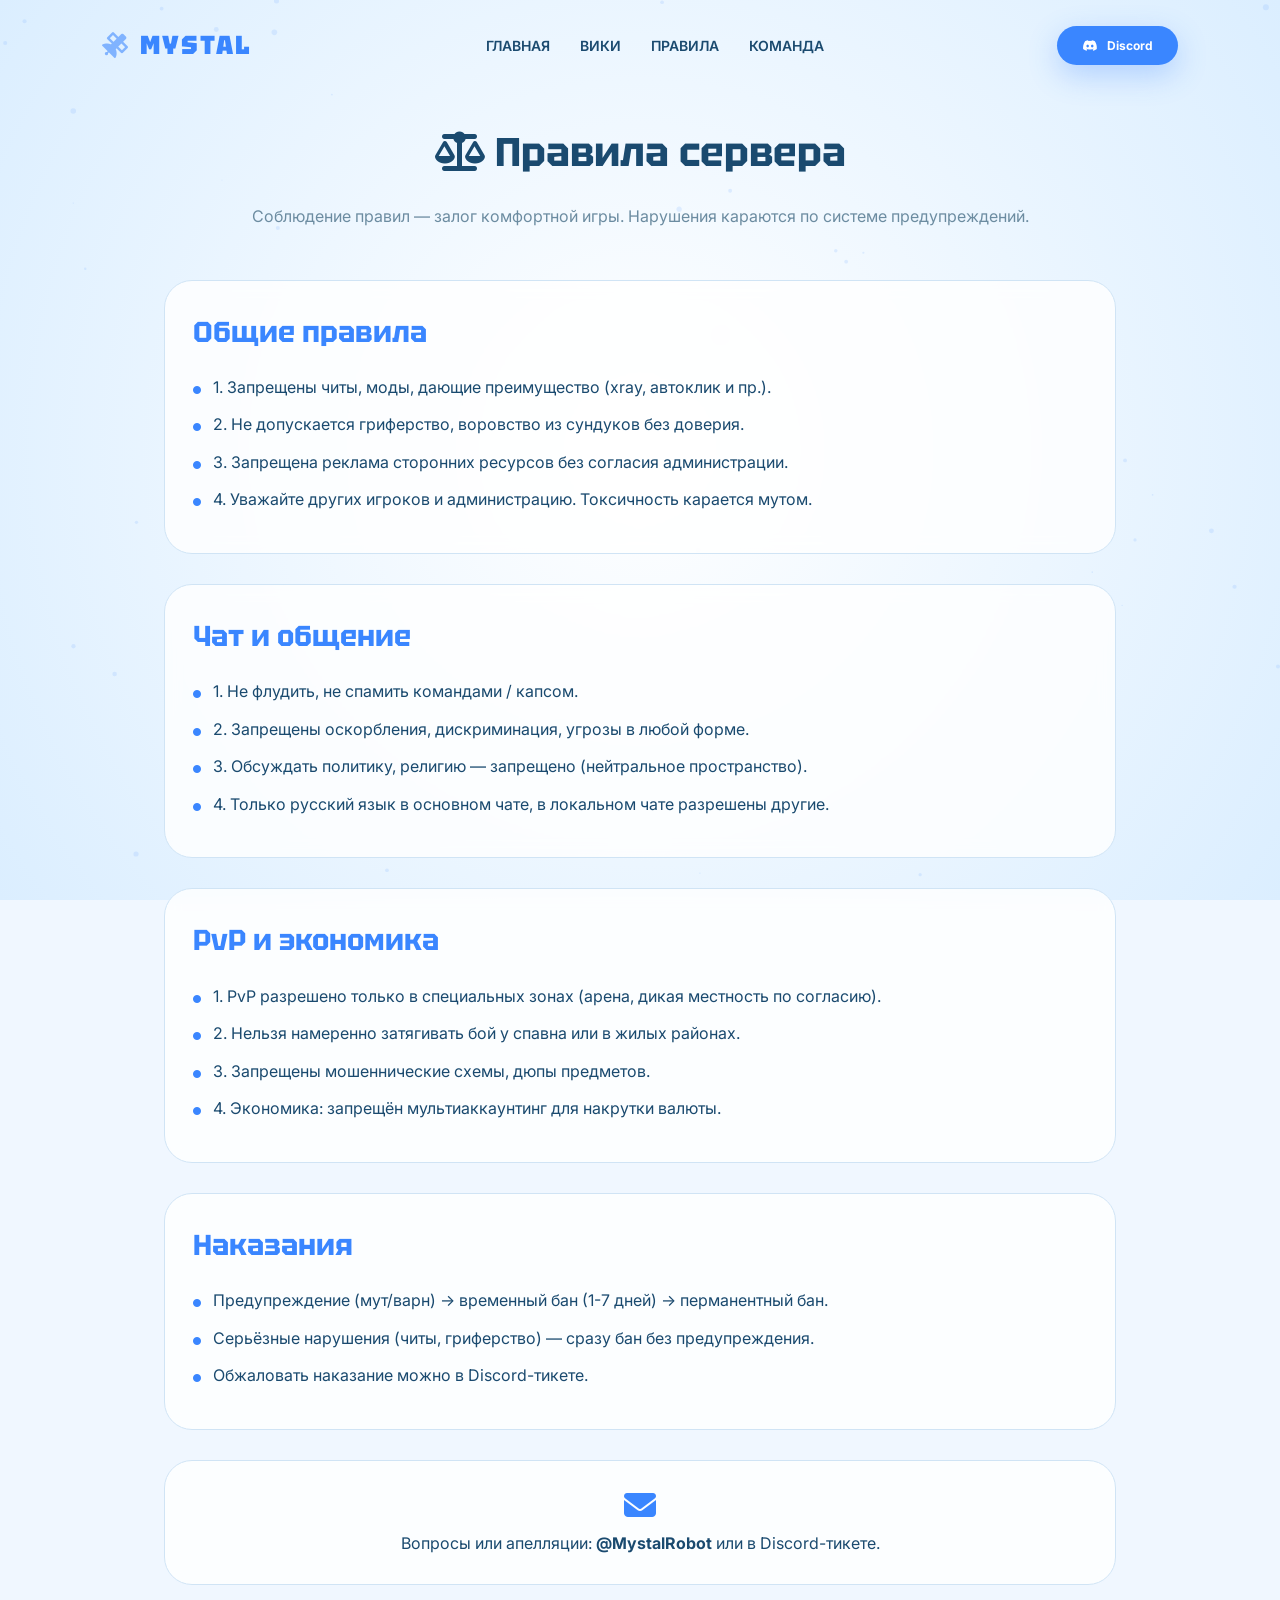
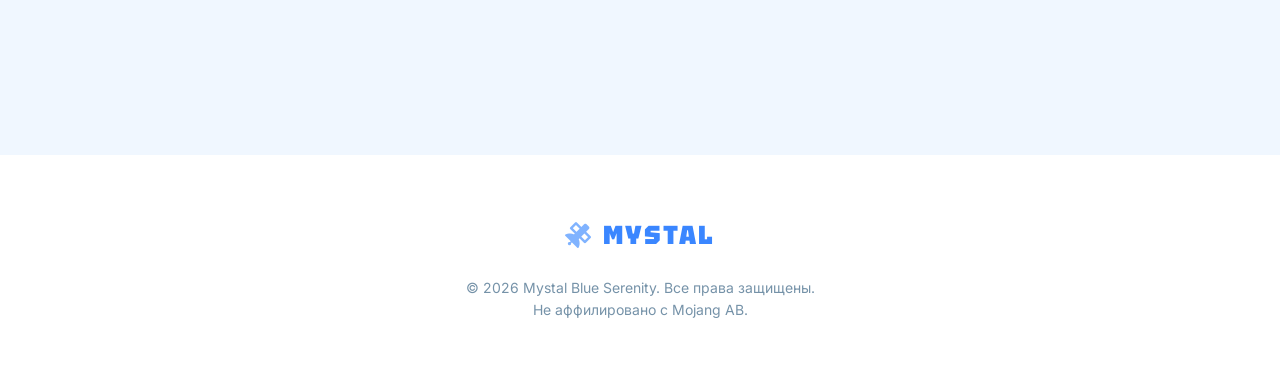
<file: rules.html>
<!DOCTYPE html>
<html lang="ru">
<head>
    <meta charset="UTF-8">
    <meta name="viewport" content="width=device-width, initial-scale=1.0">
    <title>Mystal | Правила</title>
    <link href="https://fonts.googleapis.com/css2?family=Inter:wght@300;400;600;700;800&family=Tektur:wght@400;700;900&display=swap" rel="stylesheet">
    <link rel="stylesheet" href="https://cdnjs.cloudflare.com/ajax/libs/font-awesome/6.4.0/css/all.min.css">
    <link href="https://unpkg.com/aos@2.3.1/dist/aos.css" rel="stylesheet">
    <style>
        /* (стили остаются без изменений, как в предыдущей версии) */
        :root {
            --primary: #3a86ff;
            --primary-light: #80b3ff;
            --bg-light: #f0f7ff;
            --text-dark: #1a4a6f;
            --text-muted: #6c8ca1;
            --glass: rgba(255, 255, 255, 0.8);
        }
        * { margin: 0; padding: 0; box-sizing: border-box; scroll-behavior: smooth; }
        body {
            font-family: 'Inter', sans-serif;
            background: var(--bg-light);
            color: var(--text-dark);
            overflow-x: hidden;
            line-height: 1.6;
        }
        #particles {
            position: fixed;
            inset: 0;
            z-index: -1;
            background: radial-gradient(circle at 50% 50%, #fff 0%, #dbeeff 100%);
        }
        nav {
            position: fixed;
            top: 0; width: 100%;
            padding: 25px 8%;
            display: flex;
            justify-content: space-between;
            align-items: center;
            z-index: 1000;
            transition: 0.4s;
        }
        nav.scrolled {
            background: rgba(255, 255, 255, 0.9);
            backdrop-filter: blur(15px);
            padding: 15px 8%;
            border-bottom: 1px solid #d0e4f5;
        }
        .logo {
            font-family: 'Tektur', sans-serif;
            font-size: 26px;
            font-weight: 900;
            text-decoration: none;
            color: var(--primary);
            letter-spacing: 2px;
            display: flex;
            align-items: center;
            gap: 10px;
        }
        .logo i { color: var(--primary-light); }
        .nav-links { display: flex; gap: 30px; align-items: center; }
        .nav-links a {
            text-decoration: none;
            color: var(--text-dark);
            font-weight: 600;
            font-size: 14px;
            transition: 0.3s;
            text-transform: uppercase;
        }
        .nav-links a:hover { color: var(--primary); }
        .btn {
            position: relative;
            padding: 12px 28px;
            border-radius: 50px;
            font-weight: 700;
            text-decoration: none;
            transition: 0.4s;
            display: inline-flex;
            align-items: center;
            gap: 10px;
            cursor: pointer;
            border: none;
            overflow: hidden;
        }
        .btn-primary {
            background: var(--primary);
            color: white;
            box-shadow: 0 10px 30px rgba(58, 134, 255, 0.3);
        }
        .btn-outline {
            border: 2px solid var(--primary);
            color: var(--primary);
            background: transparent;
        }
        .btn:hover {
            transform: translateY(-3px);
            box-shadow: 0 10px 25px rgba(58, 134, 255, 0.3);
        }
        .container {
            max-width: 1000px;
            margin: 0 auto;
            padding: 120px 24px 60px;
        }
        .page-title {
            font-family: 'Tektur';
            font-size: 2.5rem;
            margin-bottom: 20px;
            text-align: center;
        }
        .page-subtitle {
            text-align: center;
            color: var(--text-muted);
            margin-bottom: 50px;
        }
        .rule-category {
            background: var(--glass);
            border: 1px solid #d0e4f5;
            border-radius: 28px;
            padding: 28px;
            margin-bottom: 30px;
            backdrop-filter: blur(8px);
            transition: 0.2s;
        }
        .rule-category h2 {
            font-family: 'Tektur';
            font-size: 1.8rem;
            margin-bottom: 20px;
            color: var(--primary);
        }
        .rule-list {
            list-style: none;
        }
        .rule-list li {
            margin-bottom: 12px;
            display: flex;
            align-items: baseline;
            gap: 12px;
            font-size: 1rem;
        }
        .rule-list li i {
            color: var(--primary);
            font-size: 0.5rem;
            margin-top: 8px;
        }
        footer {
            padding: 60px 8%;
            text-align: center;
            background: #fff;
            margin-top: 80px;
        }
        @media (max-width: 768px) {
            .nav-links { display: none; }
            .container { padding-top: 100px; }
        }
    </style>
</head>
<body>

<canvas id="particles"></canvas>

<nav id="navbar">
    <a href="index.html" class="logo"><i class="fas fa-satellite"></i> MYSTAL</a>
    <div class="nav-links">
        <a href="index.html">Главная</a>
        <a href="wiki.html">Вики</a>
        <a href="rules.html">Правила</a>
        <a href="team.html">Команда</a>
    </div>
    <a href="https://discord.gg/DSBdkCMn" class="btn btn-primary" style="padding: 10px 25px; font-size: 12px;"><i class="fab fa-discord"></i> Discord</a>
</nav>

<div class="container">
    <h1 class="page-title" data-aos="fade-up"><i class="fas fa-scale-balanced"></i> Правила сервера</h1>
    <p class="page-subtitle" data-aos="fade-up" data-aos-delay="100">Соблюдение правил — залог комфортной игры. Нарушения караются по системе предупреждений.</p>

    <div id="rulesContainer" data-aos="fade-up"></div>

    <div class="rule-category" data-aos="fade-up" style="text-align: center; margin-top: 20px;" data-aos="fade-up" data-aos-delay="300">
        <i class="fas fa-envelope" style="font-size: 2rem; color: var(--primary); margin-bottom: 10px; display: inline-block;"></i>
        <p>Вопросы или апелляции: <strong>@MystalRobot</strong> или в Discord-тикете.</p>
    </div>
</div>

<footer data-aos="fade-up">
    <div class="logo" style="justify-content: center; margin-bottom: 20px;">
        <i class="fas fa-satellite"></i> MYSTAL
    </div>
    <p style="opacity: 0.6; font-size: 14px;">© 2026 Mystal Blue Serenity. Все права защищены.<br>Не аффилировано с Mojang AB.</p>
</footer>

<script src="https://unpkg.com/aos@2.3.1/dist/aos.js"></script>
<script src="js/config.js"></script>
<script src="js/rules-data.js"></script>
<script>
    AOS.init({ duration: 1000, once: true });

    window.addEventListener('scroll', () => {
        const nav = document.getElementById('navbar');
        if (window.scrollY > 50) nav.classList.add('scrolled');
        else nav.classList.remove('scrolled');
    });

    function renderRules() {
        const container = document.getElementById("rulesContainer");
        if (!container) return;
        container.innerHTML = "";
        rulesData.forEach((category, index) => {
            const catDiv = document.createElement("div");
            catDiv.className = "rule-category";
            catDiv.setAttribute("data-aos", "fade-up");
            catDiv.setAttribute("data-aos-delay", index * 100);
            catDiv.innerHTML = `<h2>${category.title}</h2><ul class="rule-list">` +
                category.rules.map(rule => `<li><i class="fas fa-circle"></i> ${rule}</li>`).join('') +
                `</ul>`;
            container.appendChild(catDiv);
        });
        AOS.refresh();
    }
    document.addEventListener("DOMContentLoaded", renderRules);

    // Частицы
    const canvas = document.getElementById('particles');
    const ctx = canvas.getContext('2d');
    let dots = [];
    function initParticles() {
        canvas.width = window.innerWidth;
        canvas.height = window.innerHeight;
        dots = [];
        for(let i=0; i<50; i++) {
            dots.push({x: Math.random() * canvas.width, y: Math.random() * canvas.height, r: Math.random()*3, v: Math.random()*0.5+0.2});
        }
    }
    function animateParticles() {
        ctx.clearRect(0,0,canvas.width, canvas.height);
        ctx.fillStyle = "rgba(128, 179, 255, 0.2)";
        dots.forEach(d => {
            ctx.beginPath();
            ctx.arc(d.x, d.y, d.r, 0, Math.PI*2);
            ctx.fill();
            d.y -= d.v;
            if(d.y < 0) d.y = canvas.height;
        });
        requestAnimationFrame(animateParticles);
    }
    window.addEventListener('resize', initParticles);
    initParticles();
    animateParticles();
</script>
</body>
</html>
</file>
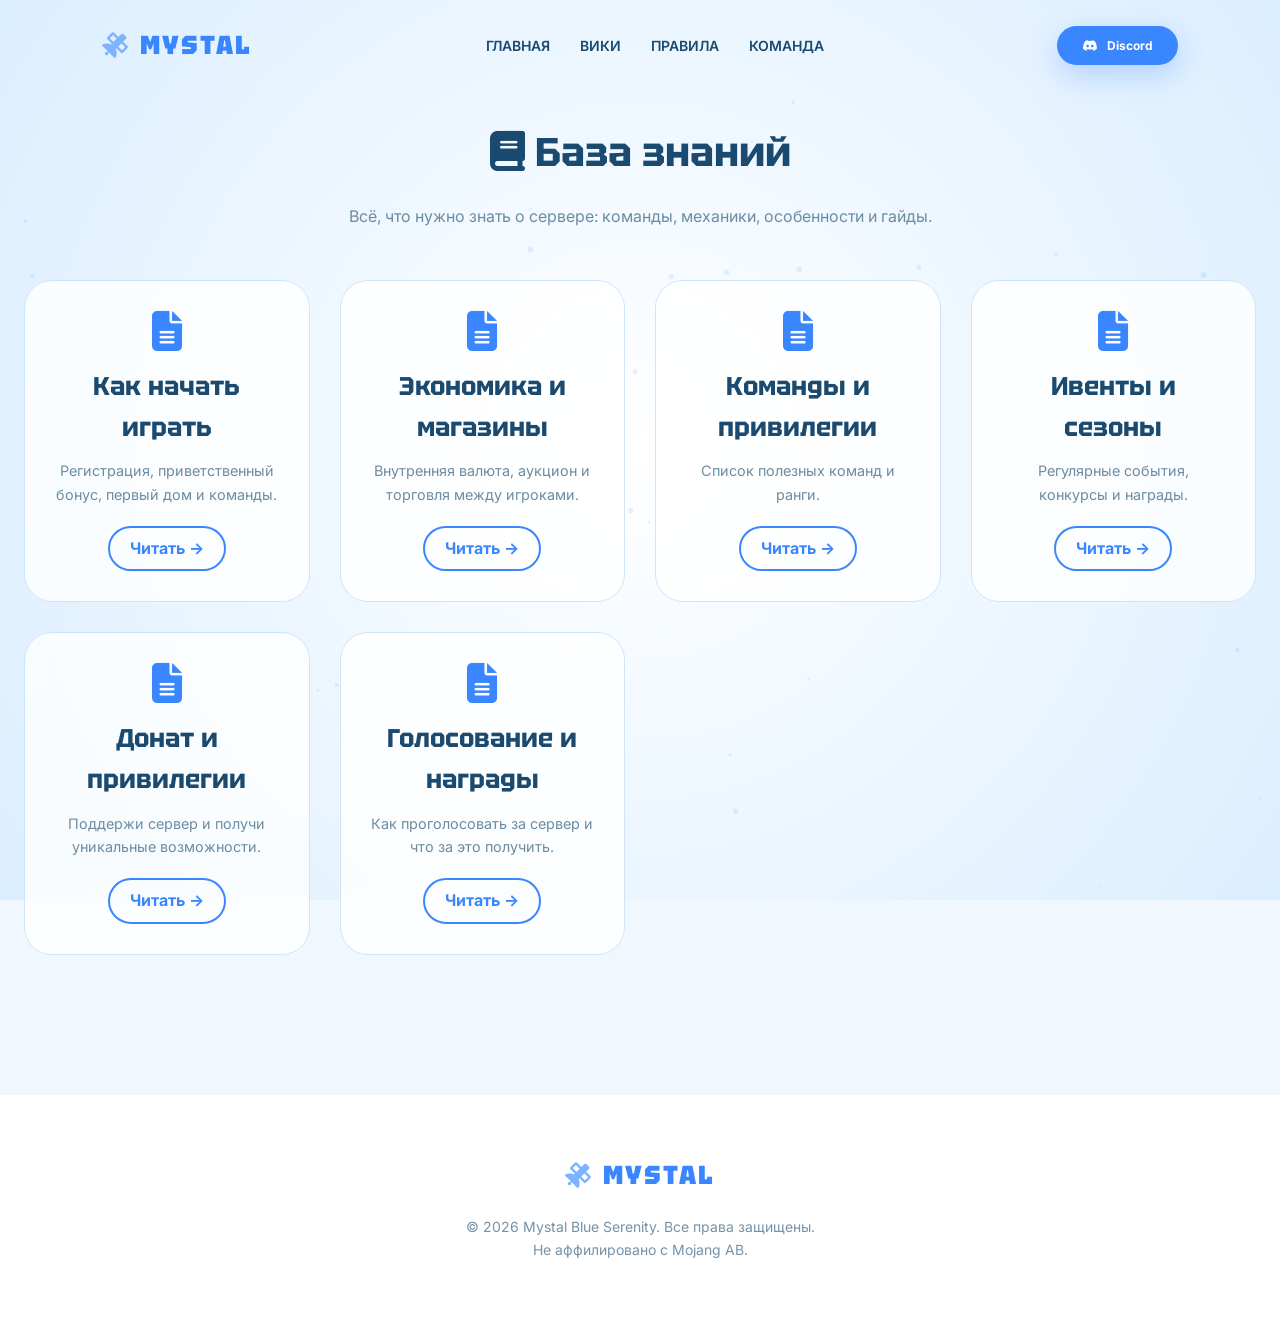
<file: wiki.html>
<!DOCTYPE html>
<html lang="ru">
<head>
    <meta charset="UTF-8">
    <meta name="viewport" content="width=device-width, initial-scale=1.0">
    <title>Mystal | Вики</title>
    <link href="https://fonts.googleapis.com/css2?family=Inter:wght@300;400;600;700;800&family=Tektur:wght@400;700;900&display=swap" rel="stylesheet">
    <link rel="stylesheet" href="https://cdnjs.cloudflare.com/ajax/libs/font-awesome/6.4.0/css/all.min.css">
    <link href="https://unpkg.com/aos@2.3.1/dist/aos.css" rel="stylesheet">
    <style>
        /* (стили остаются без изменений, как в предыдущей версии) */
        :root {
            --primary: #3a86ff;
            --primary-light: #80b3ff;
            --bg-light: #f0f7ff;
            --text-dark: #1a4a6f;
            --text-muted: #6c8ca1;
            --glass: rgba(255, 255, 255, 0.8);
        }
        * { margin: 0; padding: 0; box-sizing: border-box; scroll-behavior: smooth; }
        body {
            font-family: 'Inter', sans-serif;
            background: var(--bg-light);
            color: var(--text-dark);
            overflow-x: hidden;
            line-height: 1.6;
        }
        #particles {
            position: fixed;
            inset: 0;
            z-index: -1;
            background: radial-gradient(circle at 50% 50%, #fff 0%, #dbeeff 100%);
        }
        nav {
            position: fixed;
            top: 0; width: 100%;
            padding: 25px 8%;
            display: flex;
            justify-content: space-between;
            align-items: center;
            z-index: 1000;
            transition: 0.4s;
        }
        nav.scrolled {
            background: rgba(255, 255, 255, 0.9);
            backdrop-filter: blur(15px);
            padding: 15px 8%;
            border-bottom: 1px solid #d0e4f5;
        }
        .logo {
            font-family: 'Tektur', sans-serif;
            font-size: 26px;
            font-weight: 900;
            text-decoration: none;
            color: var(--primary);
            letter-spacing: 2px;
            display: flex;
            align-items: center;
            gap: 10px;
        }
        .logo i { color: var(--primary-light); }
        .nav-links { display: flex; gap: 30px; align-items: center; }
        .nav-links a {
            text-decoration: none;
            color: var(--text-dark);
            font-weight: 600;
            font-size: 14px;
            transition: 0.3s;
            text-transform: uppercase;
        }
        .nav-links a:hover { color: var(--primary); }
        .btn {
            position: relative;
            padding: 12px 28px;
            border-radius: 50px;
            font-weight: 700;
            text-decoration: none;
            transition: 0.4s;
            display: inline-flex;
            align-items: center;
            gap: 10px;
            cursor: pointer;
            border: none;
            overflow: hidden;
        }
        .btn-primary {
            background: var(--primary);
            color: white;
            box-shadow: 0 10px 30px rgba(58, 134, 255, 0.3);
        }
        .btn-outline {
            border: 2px solid var(--primary);
            color: var(--primary);
            background: transparent;
        }
        .btn:hover {
            transform: translateY(-3px);
            box-shadow: 0 10px 25px rgba(58, 134, 255, 0.3);
        }
        .container {
            max-width: 1300px;
            margin: 0 auto;
            padding: 120px 24px 60px;
        }
        .page-title {
            font-family: 'Tektur';
            font-size: 2.5rem;
            margin-bottom: 20px;
            text-align: center;
        }
        .page-subtitle {
            text-align: center;
            color: var(--text-muted);
            margin-bottom: 50px;
        }
        .wiki-grid {
            display: grid;
            grid-template-columns: repeat(auto-fill, minmax(280px, 1fr));
            gap: 30px;
        }
        .wiki-card {
            background: var(--glass);
            border: 1px solid #d0e4f5;
            padding: 30px;
            border-radius: 28px;
            backdrop-filter: blur(8px);
            transition: all 0.3s;
            cursor: pointer;
            text-align: center;
        }
        .wiki-card:hover {
            transform: translateY(-8px);
            border-color: var(--primary-light);
            background: rgba(255,255,255,0.95);
        }
        .wiki-card i {
            font-size: 2.5rem;
            color: var(--primary);
            margin-bottom: 15px;
        }
        .wiki-card h3 {
            font-family: 'Tektur';
            font-size: 1.6rem;
            margin-bottom: 12px;
        }
        .wiki-card p {
            color: var(--text-muted);
            font-size: 0.9rem;
        }
        .wiki-detail {
            background: var(--glass);
            border: 1px solid #d0e4f5;
            padding: 40px;
            border-radius: 32px;
            backdrop-filter: blur(8px);
            margin-top: 30px;
        }
        .back-btn {
            margin-bottom: 20px;
            display: inline-block;
        }
        footer {
            padding: 60px 8%;
            text-align: center;
            background: #fff;
            margin-top: 80px;
        }
        @media (max-width: 768px) {
            .nav-links { display: none; }
            .container { padding-top: 100px; }
        }
    </style>
</head>
<body>

<canvas id="particles"></canvas>

<nav id="navbar">
    <a href="index.html" class="logo"><i class="fas fa-satellite"></i> MYSTAL</a>
    <div class="nav-links">
        <a href="index.html">Главная</a>
        <a href="wiki.html">Вики</a>
        <a href="rules.html">Правила</a>
        <a href="team.html">Команда</a>
    </div>
    <a href="https://discord.gg/DSBdkCMn" class="btn btn-primary" style="padding: 10px 25px; font-size: 12px;"><i class="fab fa-discord"></i> Discord</a>
</nav>

<div class="container">
    <h1 class="page-title" data-aos="fade-up"><i class="fas fa-book"></i> База знаний</h1>
    <p class="page-subtitle" data-aos="fade-up" data-aos-delay="100">Всё, что нужно знать о сервере: команды, механики, особенности и гайды.</p>

    <div id="wiki-list-view">
        <div class="wiki-grid" id="wikiArticlesGrid"></div>
    </div>

    <div id="wiki-detail-view" style="display: none;">
        <button id="backToWikiList" class="btn btn-outline back-btn" data-aos="fade-right"><i class="fas fa-arrow-left"></i> Назад к списку</button>
        <div id="wikiDetailContent" class="wiki-detail" data-aos="fade-up"></div>
    </div>
</div>

<footer data-aos="fade-up">
    <div class="logo" style="justify-content: center; margin-bottom: 20px;">
        <i class="fas fa-satellite"></i> MYSTAL
    </div>
    <p style="opacity: 0.6; font-size: 14px;">© 2026 Mystal Blue Serenity. Все права защищены.<br>Не аффилировано с Mojang AB.</p>
</footer>

<script src="https://unpkg.com/aos@2.3.1/dist/aos.js"></script>
<script src="js/config.js"></script>
<script src="js/wiki-data.js"></script>
<script>
    AOS.init({ duration: 1000, once: true });

    window.addEventListener('scroll', () => {
        const nav = document.getElementById('navbar');
        if (window.scrollY > 50) nav.classList.add('scrolled');
        else nav.classList.remove('scrolled');
    });

    function renderWikiList() {
        const grid = document.getElementById("wikiArticlesGrid");
        if (!grid) return;
        grid.innerHTML = "";
        wikiArticles.forEach((article, index) => {
            const card = document.createElement("div");
            card.className = "wiki-card";
            card.setAttribute("data-aos", "fade-up");
            card.setAttribute("data-aos-delay", index * 100);
            card.innerHTML = `
                <i class="fas fa-file-alt"></i>
                <h3>${article.title}</h3>
                <p>${article.summary}</p>
                <div style="margin-top: 20px;"><span class="btn btn-outline" style="padding: 8px 20px;">Читать →</span></div>
            `;
            card.addEventListener("click", () => showWikiArticle(article.id));
            grid.appendChild(card);
        });
        // Переинициализация AOS для новых элементов
        AOS.refresh();
    }

    function showWikiArticle(articleId) {
        const article = wikiArticles.find(a => a.id === articleId);
        if (!article) return;
        document.getElementById("wikiDetailContent").innerHTML = article.content;
        document.getElementById("wiki-list-view").style.display = "none";
        document.getElementById("wiki-detail-view").style.display = "block";
        window.scrollTo({ top: 0, behavior: "smooth" });
        AOS.refresh();
    }

    function backToWikiList() {
        document.getElementById("wiki-list-view").style.display = "block";
        document.getElementById("wiki-detail-view").style.display = "none";
        AOS.refresh();
    }

    document.addEventListener("DOMContentLoaded", () => {
        renderWikiList();
        document.getElementById("backToWikiList").addEventListener("click", backToWikiList);
    });

    // Частицы
    const canvas = document.getElementById('particles');
    const ctx = canvas.getContext('2d');
    let dots = [];
    function initParticles() {
        canvas.width = window.innerWidth;
        canvas.height = window.innerHeight;
        dots = [];
        for(let i=0; i<50; i++) {
            dots.push({x: Math.random() * canvas.width, y: Math.random() * canvas.height, r: Math.random()*3, v: Math.random()*0.5+0.2});
        }
    }
    function animateParticles() {
        ctx.clearRect(0,0,canvas.width, canvas.height);
        ctx.fillStyle = "rgba(128, 179, 255, 0.2)";
        dots.forEach(d => {
            ctx.beginPath();
            ctx.arc(d.x, d.y, d.r, 0, Math.PI*2);
            ctx.fill();
            d.y -= d.v;
            if(d.y < 0) d.y = canvas.height;
        });
        requestAnimationFrame(animateParticles);
    }
    window.addEventListener('resize', initParticles);
    initParticles();
    animateParticles();
</script>
</body>
</html>
</file>
